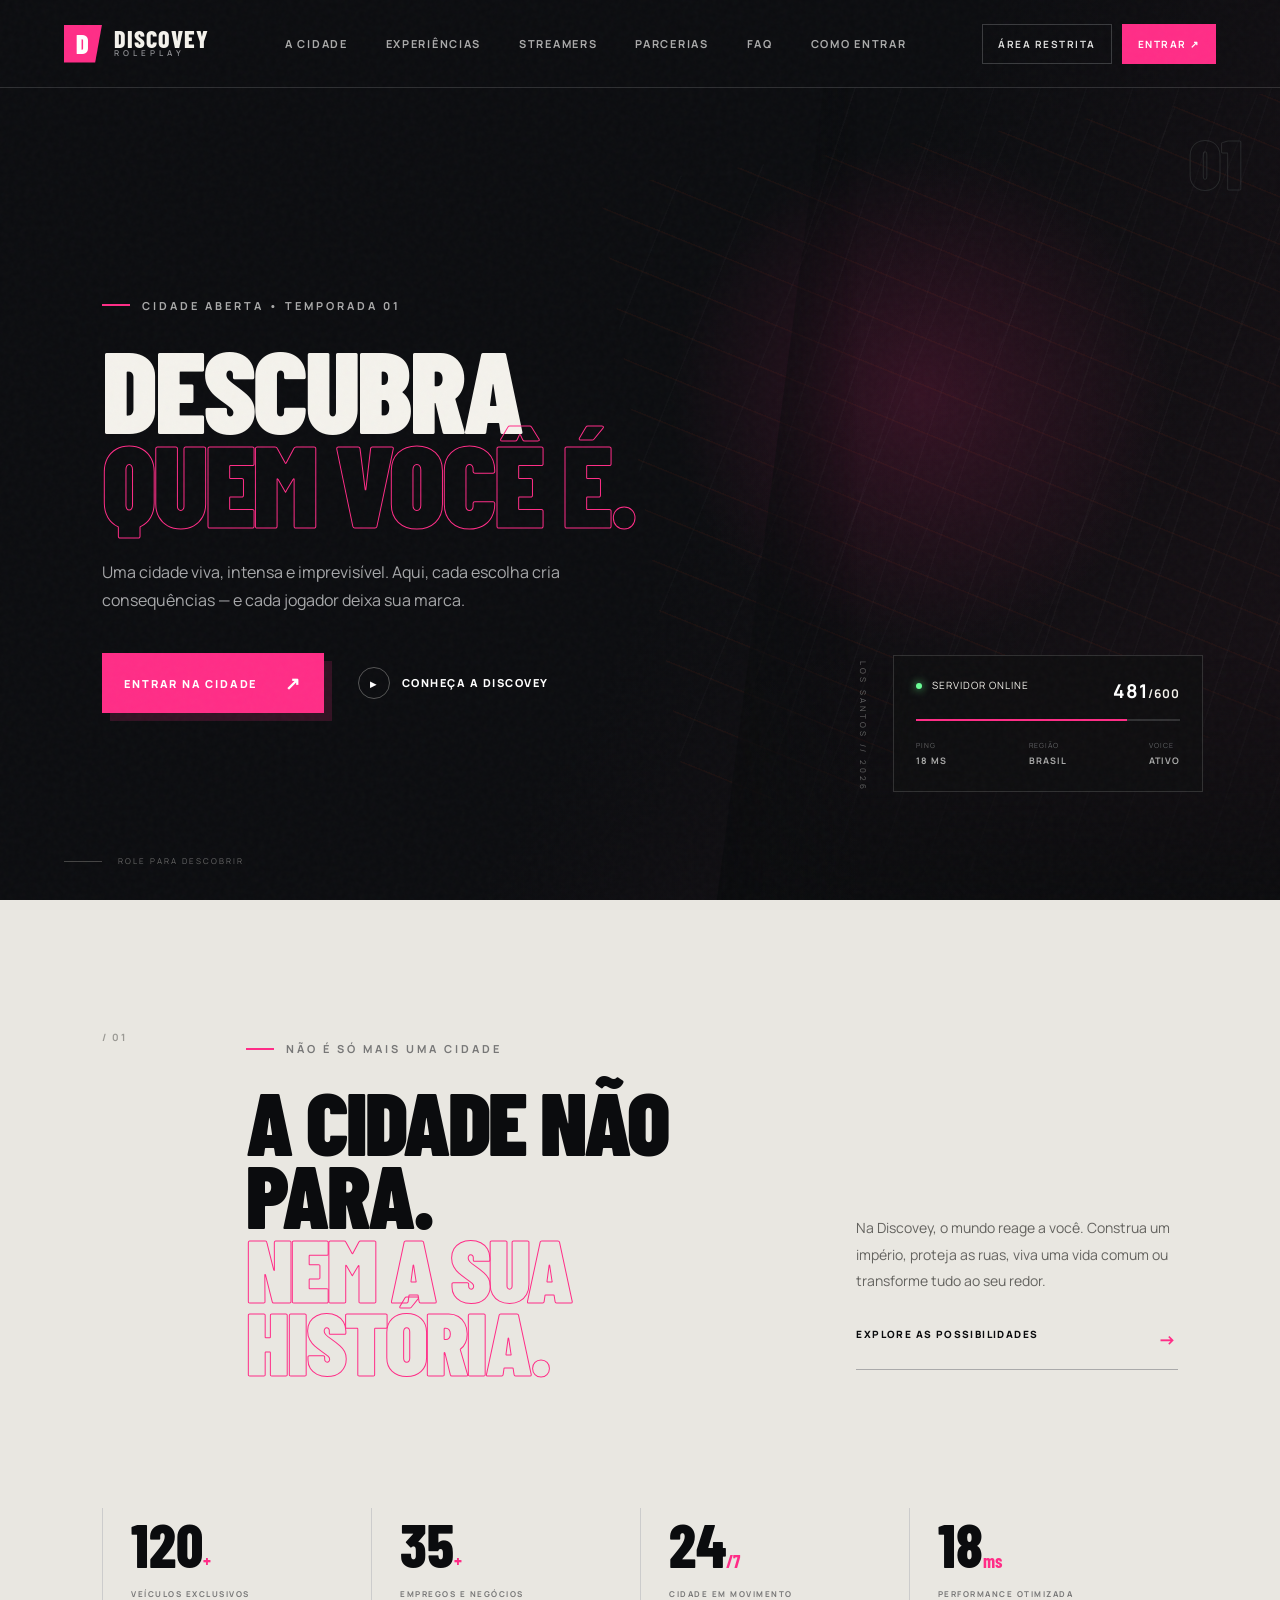
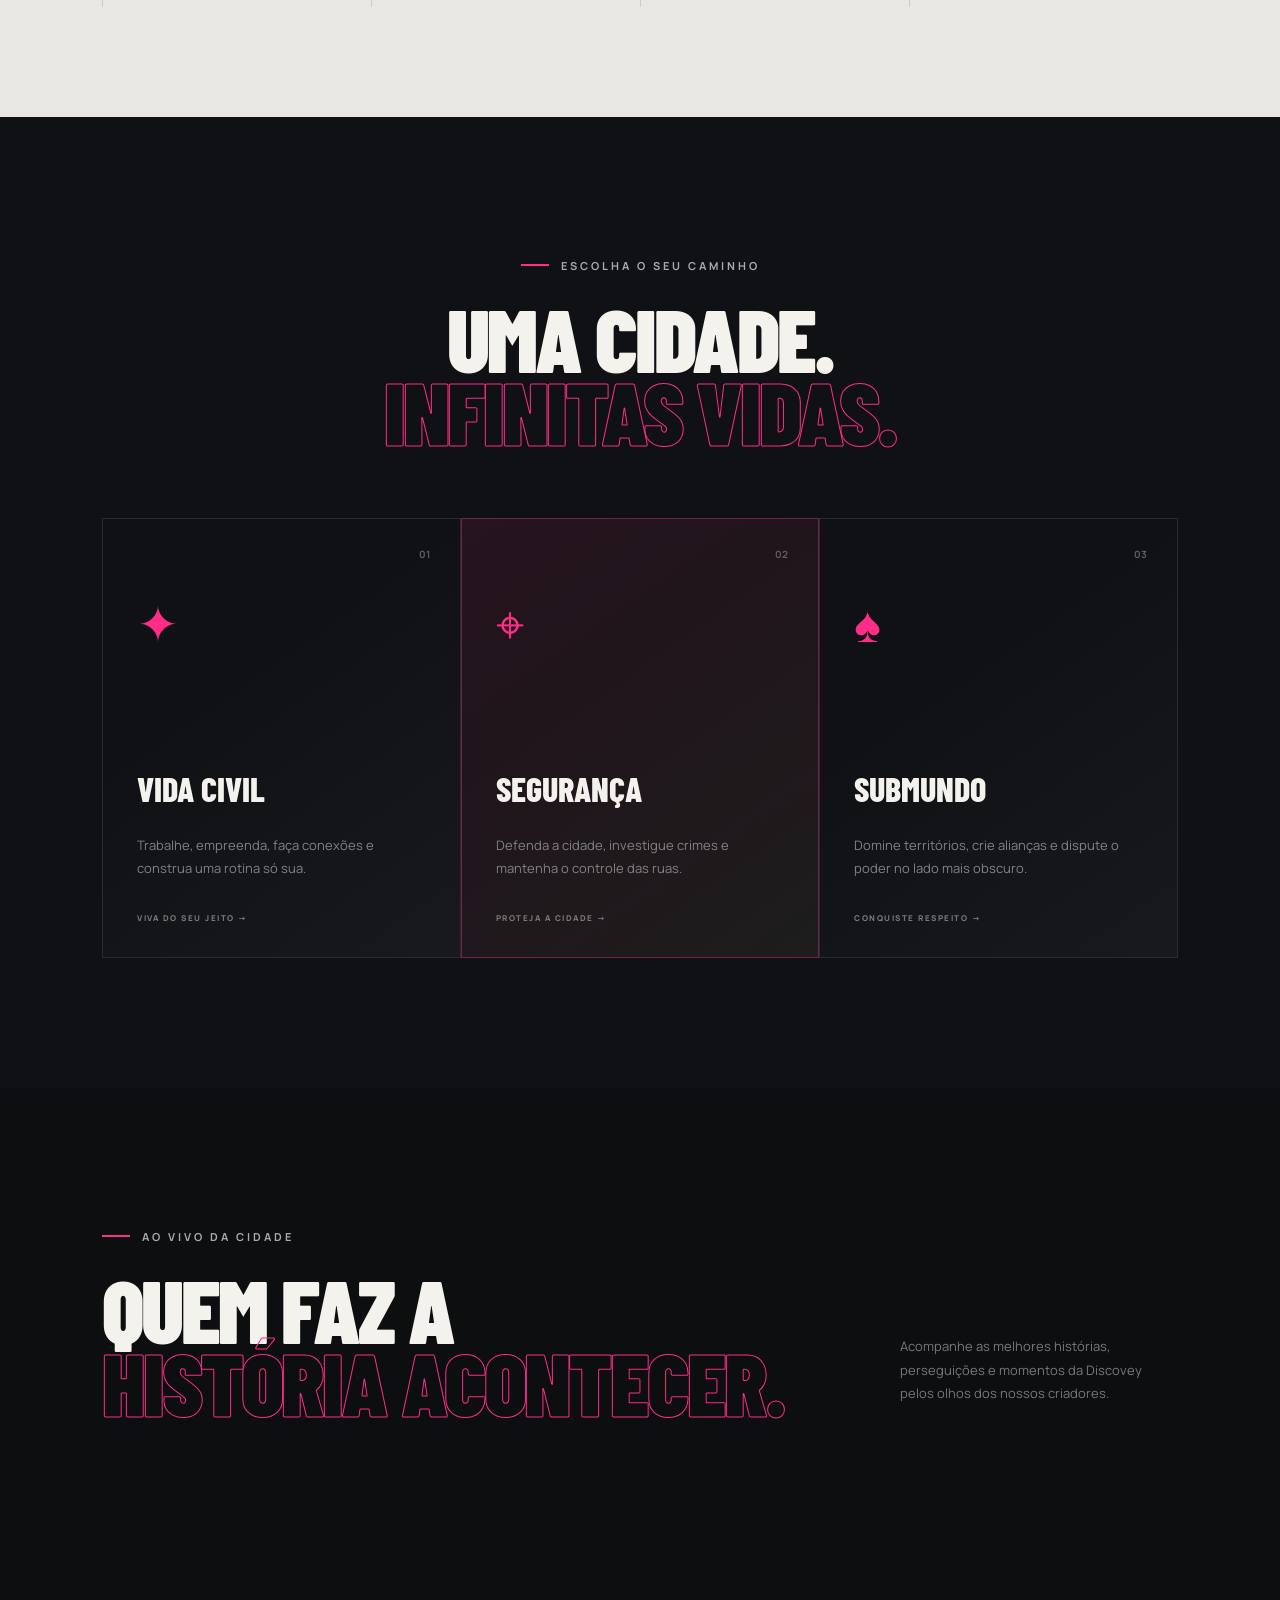
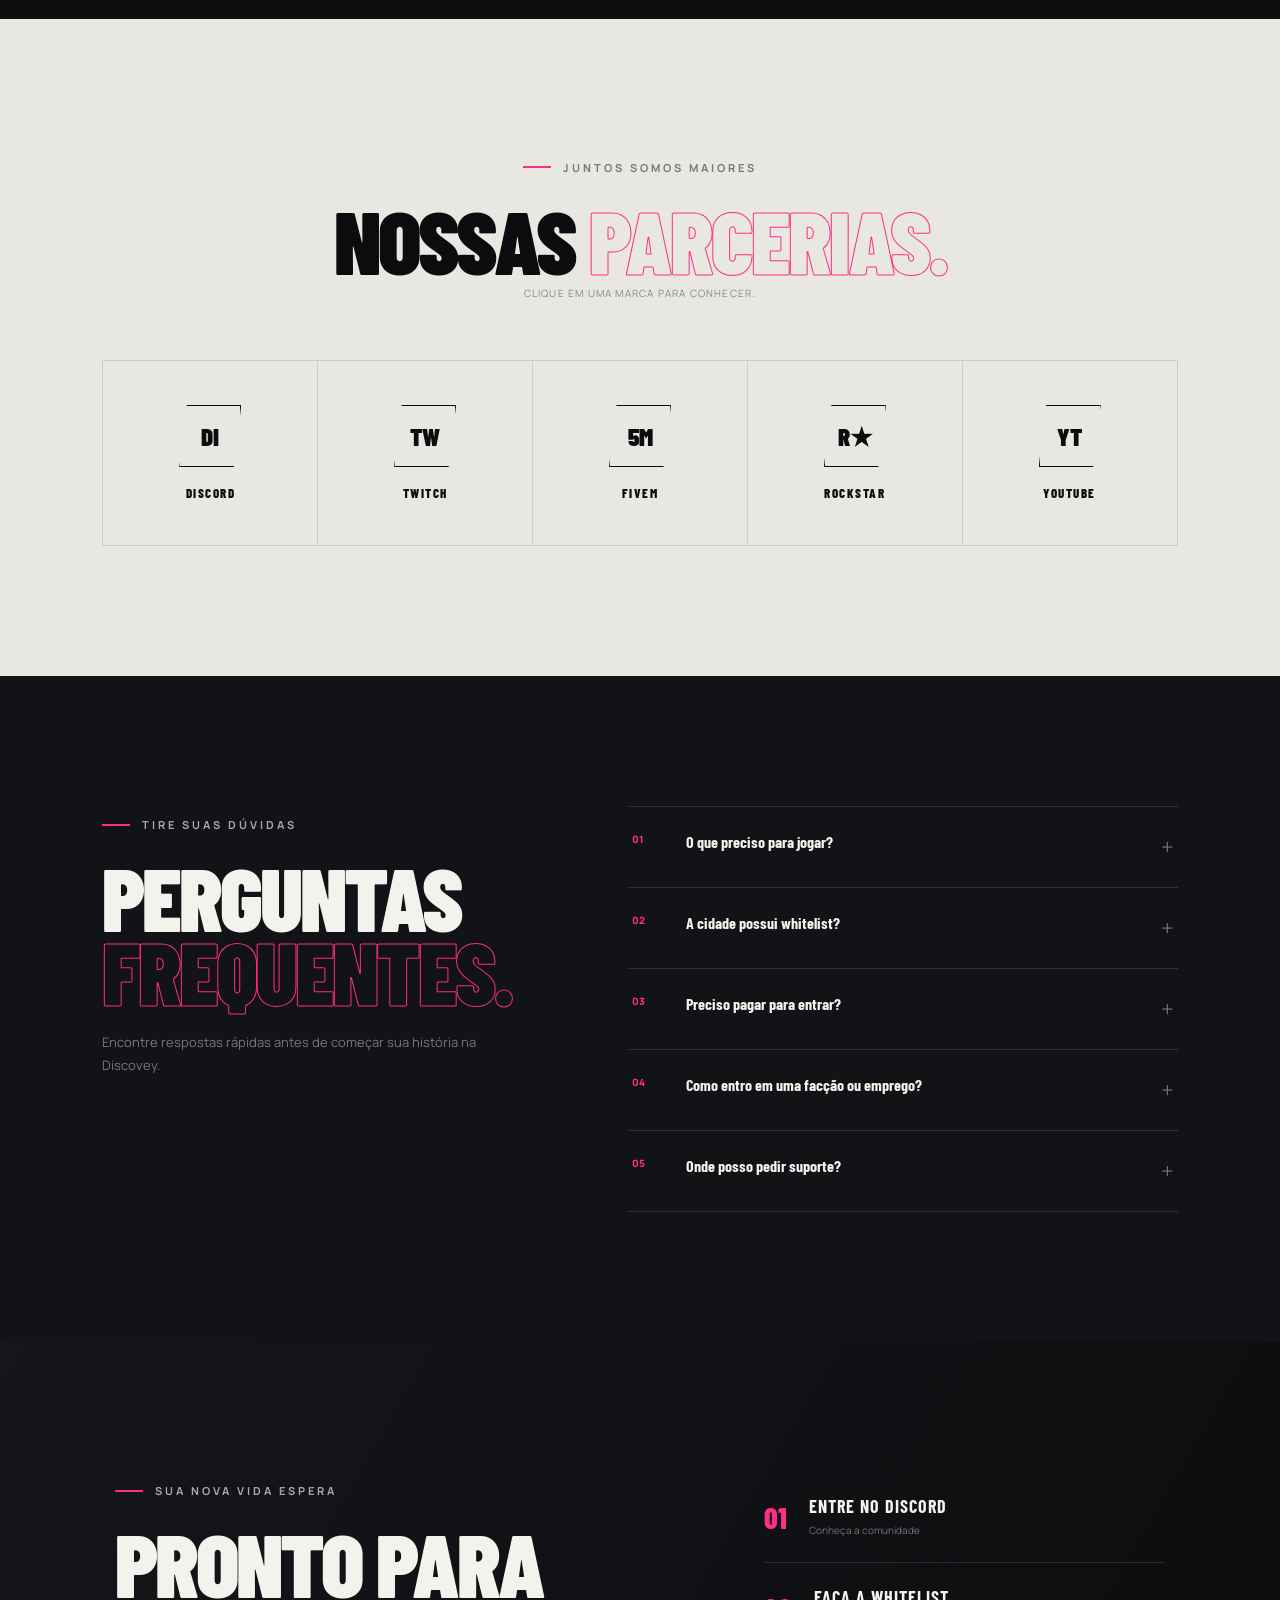
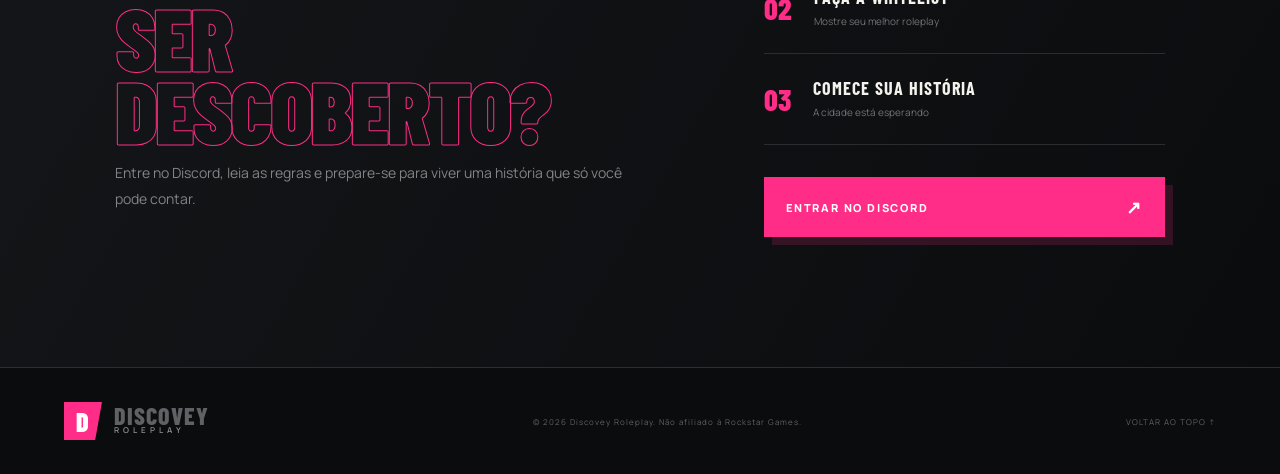
<file: index.html>
<!DOCTYPE html>
<html lang="pt-BR">
<head>
  <meta charset="UTF-8">
  <meta name="viewport" content="width=device-width, initial-scale=1.0">
  <meta name="description" content="Discovey RP — uma cidade FiveM feita para histórias que deixam marcas.">
  <title>Discovey RP — Sua história começa aqui</title>
  <link rel="preconnect" href="https://fonts.googleapis.com">
  <link rel="preconnect" href="https://fonts.gstatic.com" crossorigin>
  <link href="https://fonts.googleapis.com/css2?family=Barlow+Condensed:wght@500;600;700;800;900&family=Manrope:wght@400;500;600;700&display=swap" rel="stylesheet">
  <link rel="stylesheet" href="assets/css/main.css">
  <style>
    :root{--orange:#ff2d87}.hero{background:radial-gradient(circle at 72% 44%,rgba(255,45,135,.16),transparent 24%),linear-gradient(120deg,#0c0d10 55%,#171015)}.btn{box-shadow:8px 8px 0 rgba(255,45,135,.16)}.path-card:hover,.path-card.featured{background:linear-gradient(145deg,#26141e,#151515);border-color:#762146}
    .community{background:#0d0e10}.community h2,.partners h2{font-size:clamp(58px,7vw,104px);margin-bottom:0}.community-heading{display:grid;grid-template-columns:1.5fr .6fr;gap:8vw;align-items:end}.community-heading>p{color:#77787b;font-size:13px;line-height:1.8}.streamer-grid{display:grid;grid-template-columns:repeat(3,1fr);gap:18px;margin-top:70px}.streamer-card{color:white;text-decoration:none;border:1px solid #292a2d;transition:.3s}.streamer-card:hover{transform:translateY(-7px);border-color:var(--orange)}.streamer-visual{height:260px;padding:22px;display:flex;align-items:center;justify-content:center;position:relative;background:radial-gradient(circle at 50% 45%,rgba(255,45,135,.27),transparent 42%),repeating-linear-gradient(120deg,#17171a 0 30px,#131416 31px 60px)}.streamer-visual.alt{background:radial-gradient(circle at 50% 45%,rgba(255,45,135,.2),transparent 40%),#151519}.streamer-visual.third{background:radial-gradient(circle at 50% 45%,rgba(255,45,135,.18),transparent 38%),#121316}.streamer-visual>b{font:900 76px 'Barlow Condensed';color:transparent;-webkit-text-stroke:1px var(--orange)}.streamer-visual>i{position:absolute;left:22px;bottom:18px;color:#777;font:700 8px Manrope;letter-spacing:1.4px}.live-badge,.video-badge{position:absolute;top:18px;left:18px;background:var(--orange);padding:7px 9px;font-size:8px;font-weight:800;letter-spacing:1px}.video-badge{background:#34353a}.streamer-info{display:flex;align-items:center;justify-content:space-between;padding:19px 22px}.streamer-info strong,.streamer-info small{display:block}.streamer-info strong{font:800 22px 'Barlow Condensed'}.streamer-info small{font-size:9px;color:#696a6e}.streamer-info>b{color:var(--orange)}
    .partners{background:var(--paper);color:var(--ink)}.partners-title{text-align:center}.partners-title .eyebrow{justify-content:center}.partners-title>p:last-child{font-size:10px;color:#888;letter-spacing:1.2px;text-transform:uppercase}.partner-grid{display:grid;grid-template-columns:repeat(5,1fr);margin-top:60px;border-top:1px solid #ccc;border-left:1px solid #ccc}.partner-grid a{min-height:185px;color:var(--ink);text-decoration:none;border-right:1px solid #ccc;border-bottom:1px solid #ccc;display:flex;flex-direction:column;align-items:center;justify-content:center;gap:18px;transition:.25s}.partner-grid a:hover{background:var(--orange);color:white}.partner-icon{width:62px;height:62px;border:1px solid currentColor;display:grid;place-items:center;font:900 25px 'Barlow Condensed';clip-path:polygon(12% 0,100% 0,88% 100%,0 100%)}.partner-grid strong{font:800 13px 'Barlow Condensed';letter-spacing:1.5px}@media(max-width:900px){.community-heading{grid-template-columns:1fr}.streamer-grid{grid-template-columns:1fr}.partner-grid{grid-template-columns:repeat(3,1fr)}}@media(max-width:600px){.community h2,.partners h2{font-size:54px}.partner-grid{grid-template-columns:1fr 1fr}.partner-grid a{min-height:150px}}
  </style>
</head>
<style>
.header-auth{display:flex;align-items:center;gap:10px}.header-auth button{font:700 10px Manrope;letter-spacing:1.5px;text-transform:uppercase;cursor:pointer}.auth-link{padding:12px 15px;color:#ddd;background:transparent;border:1px solid #3a3b3e}.auth-link:hover{border-color:var(--orange)}.auth-primary{padding:13px 16px;background:var(--orange);color:white;border:0}.modal{position:fixed;inset:0;z-index:100;display:none;place-items:center;padding:24px}.modal.open{display:grid}.modal-backdrop{position:absolute;inset:0;background:rgba(3,3,5,.82);backdrop-filter:blur(8px)}.modal-panel{position:relative;width:min(460px,100%);max-height:calc(100vh - 48px);overflow:auto;background:#111215;border:1px solid #34353a;box-shadow:0 30px 90px #000;padding:38px}.modal-panel:before{content:"";position:absolute;top:0;left:0;width:90px;height:3px;background:var(--orange)}.modal-close{position:absolute;right:18px;top:16px;width:34px;height:34px;background:transparent;border:1px solid #38393d;color:#aaa;font-size:20px;cursor:pointer}.modal-kicker{font-size:9px;font-weight:800;letter-spacing:2.2px;color:var(--orange);text-transform:uppercase}.modal-panel h2{font-size:48px;letter-spacing:-1px;line-height:.9;margin:18px 0 12px}.modal-subtitle{color:#77787c;font-size:12px;line-height:1.7;margin:0 0 27px}.auth-form{display:grid;gap:16px}.auth-form label{display:grid;gap:8px;color:#aaa;font-size:9px;font-weight:700;letter-spacing:1.4px;text-transform:uppercase}.auth-form input{width:100%;height:48px;padding:0 15px;background:#191a1e;border:1px solid #34353a;color:white;font:500 13px Manrope;outline:0}.auth-form input:focus{border-color:var(--orange)}.password-wrap{position:relative}.password-wrap input{padding-right:62px}.show-password{position:absolute;right:10px;top:50%;transform:translateY(-50%);border:0;background:transparent;color:#777;font-size:8px;font-weight:800;cursor:pointer}.form-options{display:flex;align-items:center;justify-content:space-between}.remember{display:flex!important;grid-template-columns:auto 1fr!important;align-items:center;gap:7px!important;letter-spacing:0!important;text-transform:none!important;font-size:10px!important}.remember input{width:13px;height:13px;accent-color:var(--orange)}.form-link{border:0;background:none;color:var(--orange);padding:0;font-size:9px;font-weight:700;cursor:pointer}.modal-submit,.steam-login{height:50px;border:0;color:white;font:800 10px Manrope;letter-spacing:1.5px;text-transform:uppercase;cursor:pointer}.modal-submit{background:var(--orange)}.steam-login{background:#202b38;border:1px solid #39495b}.divider{display:flex;align-items:center;gap:12px;color:#555;font-size:8px}.divider:before,.divider:after{content:"";height:1px;background:#303136;flex:1}.modal-foot{text-align:center;color:#666;font-size:9px;margin:22px 0 0}.modal-foot button{border:0;background:none;color:white;font-weight:800;font-size:9px;cursor:pointer}.form-message{display:none;padding:11px;border:1px solid rgba(255,45,135,.35);background:rgba(255,45,135,.08);color:#ddd;font-size:10px}.form-message.show{display:block}.forgot-view{display:none}.forgot-view.active{display:block}.login-view.hidden{display:none}body.modal-open{overflow:hidden}@media(max-width:900px){.header-auth{margin-left:auto;margin-right:18px}.auth-link{display:none}.modal-panel{padding:32px 24px}}
</style>
<body>
  <style>.faq{display:grid;grid-template-columns:.8fr 1.2fr;gap:9vw;background:#121316}.faq-heading>p:last-child{color:#77787c;font-size:13px;line-height:1.8}.faq h2{font-size:clamp(58px,7vw,100px);margin-bottom:24px}.faq-list{border-top:1px solid #303136}.faq-list details{border-bottom:1px solid #303136}.faq-list summary{list-style:none;display:grid;grid-template-columns:38px 1fr auto;gap:16px;padding:25px 4px;cursor:pointer;font:700 16px 'Barlow Condensed'}.faq-list summary::-webkit-details-marker{display:none}.faq-list summary span{color:var(--orange);font:800 10px Manrope}.faq-list summary b{font:300 22px Manrope;color:#777;transition:.25s}.faq-list details[open] summary b{transform:rotate(45deg);color:var(--orange)}.faq-list details p{margin:0;padding:0 45px 25px 58px;color:#7c7d80;font-size:12px;line-height:1.8}.staff-note{display:block;margin:-13px 0 22px;padding:10px 12px;border-left:2px solid var(--orange);background:rgba(255,45,135,.07);color:#999;font-size:9px;letter-spacing:.8px}.player-badge{display:inline-block;margin-bottom:10px;color:var(--orange);font-size:8px;font-weight:800;letter-spacing:1.5px;text-transform:uppercase}@media(max-width:900px){.faq{grid-template-columns:1fr}.faq h2{font-size:54px}}</style>
  <div class="noise" aria-hidden="true"></div>
  <header class="site-header" id="topo">
    <a class="brand" href="#topo" aria-label="Discovey RP — início">
      <span class="brand-mark">D</span>
      <span>DISCOVEY<small>ROLEPLAY</small></span>
    </a>
    <nav class="desktop-nav" aria-label="Navegação principal">
      <a href="#cidade">A cidade</a><a href="#experiencias">Experiências</a><a href="#streamers">Streamers</a><a href="#parcerias">Parcerias</a><a href="#faq">FAQ</a><a href="#como-entrar">Como entrar</a>
    </nav>
    <div class="header-auth"><button class="auth-link" type="button" data-open-modal="restricted-modal">Área restrita</button><button class="auth-primary" type="button" data-open-modal="login-modal">Entrar <span>↗</span></button></div>
    <button class="menu-toggle" aria-label="Abrir menu" aria-expanded="false"><span></span><span></span></button>
  </header>

  <main>
    <section class="hero">
      <div class="hero-glow"></div>
      <div class="map-lines" aria-hidden="true"></div>
      <div class="hero-copy reveal">
        <p class="eyebrow"><span></span> Cidade aberta • Temporada 01</p>
        <h1>DESCUBRA<br><em>QUEM VOCÊ É.</em></h1>
        <p class="hero-text">Uma cidade viva, intensa e imprevisível. Aqui, cada escolha cria consequências — e cada jogador deixa sua marca.</p>
        <div class="hero-actions">
          <a class="btn btn-primary" href="#como-entrar">Entrar na cidade <span>↗</span></a>
          <a class="text-link" href="#cidade"><span class="play">▶</span> Conheça a Discovey</a>
        </div>
      </div>
      <div class="hero-side reveal">
        <span class="vertical-label">LOS SANTOS // 2026</span>
        <div class="server-card">
          <div class="status-row"><span><i></i> SERVIDOR ONLINE</span><strong><b id="players">482</b>/600</strong></div>
          <div class="capacity"><span style="--capacity:80%"></span></div>
          <div class="server-meta"><span>PING<br><b>18 MS</b></span><span>REGIÃO<br><b>BRASIL</b></span><span>VOICE<br><b>ATIVO</b></span></div>
        </div>
      </div>
      <div class="scroll-cue"><span></span> ROLE PARA DESCOBRIR</div>
      <div class="hero-number" aria-hidden="true">01</div>
    </section>

    <section class="manifesto section" id="cidade">
      <div class="section-index">/ 01</div>
      <div class="manifesto-copy reveal">
        <p class="eyebrow dark"><span></span> Não é só mais uma cidade</p>
        <h2>A CIDADE NÃO PARA.<br><em>NEM A SUA HISTÓRIA.</em></h2>
      </div>
      <div class="manifesto-aside reveal">
        <p>Na Discovey, o mundo reage a você. Construa um império, proteja as ruas, viva uma vida comum ou transforme tudo ao seu redor.</p>
        <a href="#experiencias">Explore as possibilidades <span>→</span></a>
      </div>
    </section>

    <section class="stats" aria-label="Estatísticas da cidade">
      <article><strong data-count="120">0</strong><span>+</span><p>VEÍCULOS EXCLUSIVOS</p></article>
      <article><strong data-count="35">0</strong><span>+</span><p>EMPREGOS E NEGÓCIOS</p></article>
      <article><strong data-count="24">0</strong><span>/7</span><p>CIDADE EM MOVIMENTO</p></article>
      <article><strong data-count="18">0</strong><span>ms</span><p>PERFORMANCE OTIMIZADA</p></article>
    </section>

    <section class="experiences section" id="experiencias">
      <div class="section-heading reveal"><p class="eyebrow"><span></span> Escolha o seu caminho</p><h2>UMA CIDADE.<br><em>INFINITAS VIDAS.</em></h2></div>
      <div class="cards">
        <article class="path-card reveal"><span class="card-number">01</span><div class="card-icon">✦</div><h3>VIDA CIVIL</h3><p>Trabalhe, empreenda, faça conexões e construa uma rotina só sua.</p><span class="card-link">VIVA DO SEU JEITO →</span></article>
        <article class="path-card featured reveal"><span class="card-number">02</span><div class="card-icon">⌖</div><h3>SEGURANÇA</h3><p>Defenda a cidade, investigue crimes e mantenha o controle das ruas.</p><span class="card-link">PROTEJA A CIDADE →</span></article>
        <article class="path-card reveal"><span class="card-number">03</span><div class="card-icon">♠</div><h3>SUBMUNDO</h3><p>Domine territórios, crie alianças e dispute o poder no lado mais obscuro.</p><span class="card-link">CONQUISTE RESPEITO →</span></article>
      </div>
    </section>

    <section class="community section" id="streamers">
      <div class="community-heading reveal"><div><p class="eyebrow"><span></span> Ao vivo da cidade</p><h2>QUEM FAZ A<br><em>HISTÓRIA ACONTECER.</em></h2></div><p>Acompanhe as melhores histórias, perseguições e momentos da Discovey pelos olhos dos nossos criadores.</p></div>
      <div class="streamer-grid" aria-live="polite"></div>
    </section>
    <section class="partners section" id="parcerias">
      <div class="partners-title reveal"><p class="eyebrow dark"><span></span> Juntos somos maiores</p><h2>NOSSAS <em>PARCERIAS.</em></h2><p>Clique em uma marca para conhecer.</p></div>
      <div class="partner-grid reveal">
        <a href="https://discord.com/" target="_blank" rel="noopener"><span class="partner-icon">DI</span><strong>DISCORD</strong></a><a href="https://www.twitch.tv/" target="_blank" rel="noopener"><span class="partner-icon">TW</span><strong>TWITCH</strong></a><a href="https://fivem.net/" target="_blank" rel="noopener"><span class="partner-icon">5M</span><strong>FIVEM</strong></a><a href="https://www.rockstargames.com/" target="_blank" rel="noopener"><span class="partner-icon">R★</span><strong>ROCKSTAR</strong></a><a href="https://www.youtube.com/" target="_blank" rel="noopener"><span class="partner-icon">YT</span><strong>YOUTUBE</strong></a>
      </div>
    </section>
    <section class="faq section" id="faq"><div class="faq-heading reveal"><p class="eyebrow"><span></span> Tire suas dúvidas</p><h2>PERGUNTAS<br><em>FREQUENTES.</em></h2><p>Encontre respostas rápidas antes de começar sua história na Discovey.</p></div><div class="faq-list reveal"><details><summary><span>01</span>O que preciso para jogar?<b>+</b></summary><p>Você precisa ter GTA V original, FiveM instalado, uma conta no Discord e um microfone funcionando.</p></details><details><summary><span>02</span>A cidade possui whitelist?<b>+</b></summary><p>Sim. Entre no nosso Discord, leia as regras e siga as instruções disponíveis no canal de whitelist.</p></details><details><summary><span>03</span>Preciso pagar para entrar?<b>+</b></summary><p>Não. O acesso normal à cidade é gratuito.</p></details><details><summary><span>04</span>Como entro em uma facção ou emprego?<b>+</b></summary><p>As oportunidades são divulgadas dentro da cidade e no Discord. Algumas funções exigem processo seletivo.</p></details><details><summary><span>05</span>Onde posso pedir suporte?<b>+</b></summary><p>Abra um atendimento no Discord para falar com a equipe Discovey.</p></details></div></section>
    <section class="join" id="como-entrar">
      <div class="join-copy reveal"><p class="eyebrow"><span></span> Sua nova vida espera</p><h2>PRONTO PARA<br><em>SER DESCOBERTO?</em></h2><p>Entre no Discord, leia as regras e prepare-se para viver uma história que só você pode contar.</p></div>
      <div class="steps reveal">
        <div><span>01</span><p><b>ENTRE NO DISCORD</b><small>Conheça a comunidade</small></p></div>
        <div><span>02</span><p><b>FAÇA A WHITELIST</b><small>Mostre seu melhor roleplay</small></p></div>
        <div><span>03</span><p><b>COMECE SUA HISTÓRIA</b><small>A cidade está esperando</small></p></div>
        <a class="btn btn-primary btn-wide" href="https://discord.com" target="_blank" rel="noopener">ENTRAR NO DISCORD <span>↗</span></a>
      </div>
    </section>
  </main>

  <footer><div class="brand"><span class="brand-mark">D</span><span>DISCOVEY<small>ROLEPLAY</small></span></div><p>© 2026 Discovey Roleplay. Não afiliado à Rockstar Games.</p><a href="#topo">VOLTAR AO TOPO ↑</a></footer>
  <div class="modal" id="restricted-modal" role="dialog" aria-modal="true" aria-labelledby="restricted-title" aria-hidden="true"><div class="modal-backdrop" data-close-modal></div><div class="modal-panel" tabindex="-1"><button class="modal-close" type="button" data-close-modal aria-label="Fechar">×</button><span class="modal-kicker">Painel da cidade</span><h2 id="restricted-title">ÁREA<br><em>RESTRITA.</em></h2><p class="modal-subtitle">Identifique-se para acessar os recursos exclusivos da Discovey.</p><form class="auth-form" data-demo-form><label>Nome completo<input type="text" autocomplete="name" placeholder="Como podemos chamar você?" required></label><label>Usuário<input type="text" autocomplete="username" placeholder="Seu usuário na cidade" required></label><button class="modal-submit" type="submit">Continuar para o painel →</button><div class="form-message" role="status">Dados recebidos. Conecte esta tela ao sistema da cidade para liberar o painel.</div></form></div></div>
  <div class="modal" id="login-modal" role="dialog" aria-modal="true" aria-labelledby="login-title" aria-hidden="true"><div class="modal-backdrop" data-close-modal></div><div class="modal-panel" tabindex="-1"><button class="modal-close" type="button" data-close-modal aria-label="Fechar">×</button><div class="login-view"><span class="modal-kicker">Bem-vindo de volta</span><h2 id="login-title">ENTRAR NA<br><em>DISCOVEY.</em></h2><p class="modal-subtitle">Acesse sua conta para continuar de onde parou.</p><form class="auth-form" data-demo-form><button class="steam-login" type="button" data-steam-login>◉ Continuar com a Steam</button><div class="divider">OU ENTRE COM SUA CONTA</div><label>Usuário<input type="text" autocomplete="username" placeholder="Digite seu usuário" required></label><label>Senha<div class="password-wrap"><input type="password" autocomplete="current-password" placeholder="Digite sua senha" required><button class="show-password" type="button">MOSTRAR</button></div></label><div class="form-options"><label class="remember"><input type="checkbox"> Lembrar de mim</label><button class="form-link" type="button" data-forgot-password>Redefinir senha</button></div><button class="modal-submit" type="submit">Entrar na conta →</button><div class="form-message" role="status">Login demonstrativo. A autenticação será ativada quando conectada ao servidor.</div></form><p class="modal-foot">Ainda não possui uma conta? <button type="button" data-create-account>Criar conta</button></p></div><div class="forgot-view"><span class="modal-kicker">Recupere seu acesso</span><h2>REDEFINIR<br><em>SENHA.</em></h2><p class="modal-subtitle">Informe seu e-mail e enviaremos as instruções de recuperação.</p><form class="auth-form" data-demo-form><label>E-mail da conta<input type="email" autocomplete="email" placeholder="voce@exemplo.com" required></label><button class="modal-submit" type="submit">Enviar recuperação →</button><div class="form-message" role="status">Se a conta existir, as instruções serão enviadas ao e-mail informado.</div></form><p class="modal-foot"><button type="button" data-back-login>← Voltar para o login</button></p></div></div></div>
  <script src="assets/js/config.js"></script>
  <script src="assets/js/main.js"></script>
</body>
</html>
</file>
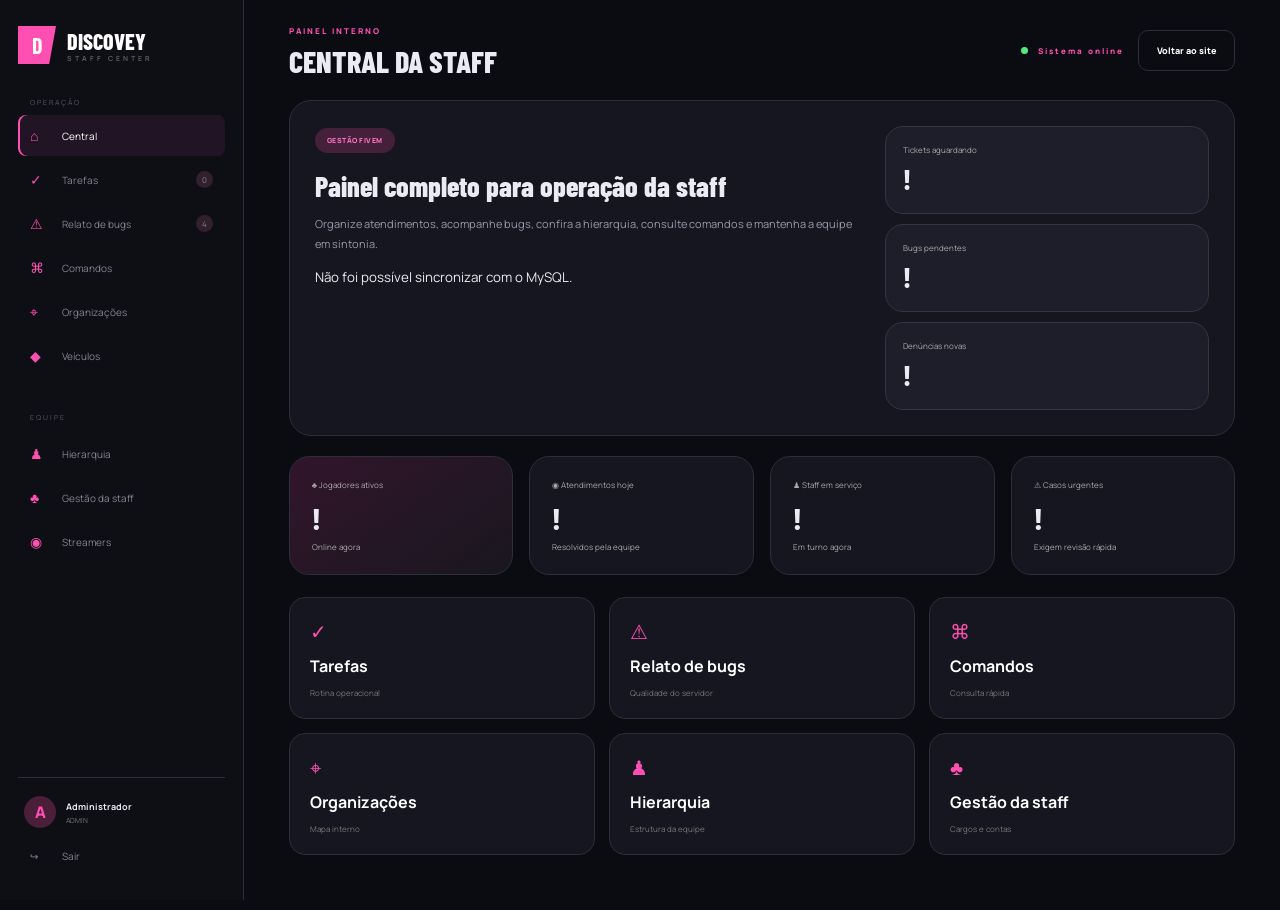
<file: pages/dashboard.html>
<!DOCTYPE html>
<html lang="pt-BR"><head><meta charset="UTF-8"><meta name="viewport" content="width=device-width,initial-scale=1"><title>Discovey • Central da Staff</title><link rel="preconnect" href="https://fonts.googleapis.com"><link rel="preconnect" href="https://fonts.gstatic.com" crossorigin><link href="https://fonts.googleapis.com/css2?family=Barlow+Condensed:wght@600;700;800;900&family=Manrope:wght@400;500;600;700;800&display=swap" rel="stylesheet"><link rel="stylesheet" href="../assets/css/dashboard.css"><link rel="stylesheet" href="../assets/css/tasks.css"><link rel="stylesheet" href="../assets/css/task-cards.css"><link rel="stylesheet" href="../assets/css/organizations.css"><link rel="stylesheet" href="../assets/css/organization-templates.css"><link rel="stylesheet" href="../assets/css/vehicles.css"></head>
<body>
<aside><a class="brand" href="/"><b>D</b><span>DISCOVEY<small>STAFF CENTER</small></span></a><p class="nav-label">OPERAÇÃO</p><nav>
  <button class="active" data-view="overview"><i>⌂</i><span>Central</span></button><button data-view="tasks"><i>✓</i><span>Tarefas</span><em>0</em></button><button data-view="bugs"><i>⚠</i><span>Relato de bugs</span><em>4</em></button><button data-view="commands"><i>⌘</i><span>Comandos</span></button><button data-view="organizations"><i>⌖</i><span>Organizações</span></button><button data-view="vehicles"><i>◆</i><span>Veículos</span></button>
  <p class="nav-label">EQUIPE</p><button data-view="hierarchy"><i>♟</i><span>Hierarquia</span></button><button data-view="staff"><i>♣</i><span>Gestão da staff</span></button><button data-view="streamers"><i>◉</i><span>Streamers</span></button>
</nav><div class="staff-mini"><span id="staff-initial">A</span><div><b id="staff-name-side">Administrador</b><small id="staff-role-side">ADMIN</small></div></div><button id="logout" class="logout">↪ <span>Sair</span></button></aside>
<main>
  <header class="topbar"><button class="mobile-menu">☰</button><div><span>PAINEL INTERNO</span><h1 id="page-title">CENTRAL DA STAFF</h1></div><div class="top-actions"><span class="online"><i></i> Sistema online</span><a href="/">Voltar ao site</a></div></header>

  <section class="view active" id="overview">
    <div class="hero-panel"><div><span class="chip">GESTÃO FIVEM</span><h2>Painel completo para operação da staff</h2><p>Organize atendimentos, acompanhe bugs, confira a hierarquia, consulte comandos e mantenha a equipe em sintonia.</p><small class="database-update">Sincronizando com o banco...</small></div><div class="hero-metrics"><article><small>Tickets aguardando</small><strong data-metric="tickets_waiting">—</strong></article><article><small>Bugs pendentes</small><strong data-metric="bugs_pending">—</strong></article><article><small>Denúncias novas</small><strong data-metric="reports_new">—</strong></article></div></div>
    <div class="metric-grid four"><article class="accent"><span>♣ Jogadores ativos</span><strong data-metric="active_players">—</strong><small>Online agora</small></article><article><span>◉ Atendimentos hoje</span><strong data-metric="attendances_today">—</strong><small>Resolvidos pela equipe</small></article><article><span>♟ Staff em serviço</span><strong data-metric="staff_on_duty">—</strong><small>Em turno agora</small></article><article><span>⚠ Casos urgentes</span><strong data-metric="urgent_cases">—</strong><small>Exigem revisão rápida</small></article></div>
    <div class="quick-grid"><button data-go="tasks"><i>✓</i><b>Tarefas</b><small>Rotina operacional</small></button><button data-go="bugs"><i>⚠</i><b>Relato de bugs</b><small>Qualidade do servidor</small></button><button data-go="commands"><i>⌘</i><b>Comandos</b><small>Consulta rápida</small></button><button data-go="organizations"><i>⌖</i><b>Organizações</b><small>Mapa interno</small></button><button data-go="hierarchy"><i>♟</i><b>Hierarquia</b><small>Estrutura da equipe</small></button><button data-go="staff"><i>♣</i><b>Gestão da staff</b><small>Cargos e contas</small></button></div>
  </section>

  <section class="view" id="tasks"><div class="intro"><span class="chip">GESTÃO DE TAREFAS</span><h2>Crie, acompanhe e conclua tarefas da equipe</h2><p>Defina categoria, prioridade e detalhes. Ao concluir, o sistema registra responsável e horário.</p></div><div class="metric-grid"><article><small>Total</small><strong id="tasks-total">—</strong></article><article><small>Pendentes</small><strong id="tasks-pending">—</strong></article><article><small>Concluídas</small><strong id="tasks-completed">—</strong></article></div><div class="filter-panel"><h3>Filtrar tarefas</h3><div class="filters"><select id="task-filter-category"><option value="">Todas as categorias</option><option>Mods</option><option>Bugs</option><option>Prioridades</option><option>Scripts</option><option>Regras</option><option>Videos</option><option>Atualizações</option></select><select id="task-filter-status"><option value="">Todos os status</option><option>Pendente</option><option>Concluída</option></select><select id="task-filter-priority"><option value="">Todas as prioridades</option><option>Urgente</option><option>Alta</option><option>Normal</option><option>Baixa</option></select></div></div><div class="section-head"><h3>Lista de tarefas</h3><button class="primary" id="open-task-modal">+ Criar tarefa</button></div><div id="task-list" class="task-list"><div class="empty"><i>▣</i><b>Carregando tarefas...</b></div></div></section>

  <section class="view" id="bugs"><div class="intro"><span class="chip">SISTEMA</span><h2>Falhas reportadas pela comunidade</h2><p>Controle bugs com severidade, setor afetado e andamento da correção.</p></div><div class="list-panel"><h3>Lista de bugs</h3><article class="bug"><div><b>Inventário duplicando item ao mover rápido</b><p>Setor: Inventário • Reportado por: Vini_Santos • Status: Em análise</p></div><span class="danger">Crítico</span></article><article class="bug"><div><b>Garagem não salva veículo após reconnect</b><p>Setor: Garagem • Reportado por: Bia_Moraes • Status: Aberto</p></div><span class="warning">Alta</span></article><article class="bug"><div><b>Telefone sem áudio em chamadas longas</b><p>Setor: Voz/Phone • Reportado por: JP_Costa • Status: Corrigindo</p></div><span class="medium">Média</span></article><article class="bug"><div><b>HUD desalinhada em resoluções ultrawide</b><p>Setor: Interface • Reportado por: Luna_RP • Status: Backlog</p></div><span class="low">Baixa</span></article></div></section>

  <section class="view" id="commands"><div class="intro"><span class="chip">SUPORTE OPERACIONAL</span><h2>Central de comandos administrativos</h2><p>Consulte, filtre e copie rapidamente os comandos usados no servidor.</p><div class="search-row"><input id="command-search" placeholder="⌕  Buscar por comando ou descrição..."><select id="command-category"><option value="all">Todas as categorias</option><option>Utilitários</option><option>Veículos</option><option>Moderação</option></select></div></div><div class="metric-grid"><article><small>Total de comandos</small><strong id="command-total">4</strong></article><article><small>Resultados visíveis</small><strong id="command-visible">4</strong></article><article><small>Categoria atual</small><strong id="category-current">Todas</strong></article></div><div class="command-grid" id="command-grid"></div></section>

  <section class="view" id="organizations"><div class="intro"><span class="chip">REFERÊNCIA DE MAPA</span><h2>Gerenciamento de organizações</h2><p>Cadastre, visualize, edite e remova organizações com campos personalizados.</p></div><div class="section-head"><h3>Locais cadastrados</h3><button class="primary" id="open-organization-modal">+ Adicionar organização</button></div><div class="organization-grid" id="organization-list"><div class="empty"><b>Carregando organizações...</b></div></div></section>

  <section class="view" id="vehicles"><div class="intro"><span class="chip">VEÍCULOS DO SERVIDOR</span><h2>Gerenciamento de carros</h2><p>Cadastre pelo painel ou diretamente no MySQL; a lista será sincronizada automaticamente.</p></div><div class="section-head"><h3>Veículos cadastrados</h3><button class="primary" id="open-vehicle-modal">+ Adicionar carro</button></div><div class="vehicle-grid" id="vehicle-list"><div class="empty"><b>Carregando veículos...</b></div></div></section>

  <section class="view" id="hierarchy"><div class="intro"><span class="chip">EQUIPE</span><h2>Cargos, equipe e responsabilidades</h2><p>Visualize a cadeia de escalonamento e os membros cadastrados no sistema.</p></div><div class="hierarchy-flow"><b>Suporte</b><i>→</i><b>Moderador</b><i>→</i><b>Administrador</b><i>→</i><b>Direção</b><i>→</i><b>Dono</b></div><div class="level-list"><article><span>NÍVEL 01</span><h3>Dono</h3><p>Responsável final pelas decisões do servidor, estrutura e regras principais.</p></article><article><span>NÍVEL 02</span><h3>Direção</h3><p>Coordena setores, supervisiona administradores e conduz casos críticos.</p></article><article><span>NÍVEL 03</span><h3>Administrador</h3><p>Gerencia equipe, aplica punições graves e acompanha denúncias sensíveis.</p></article><article><span>NÍVEL 04</span><h3>Moderador</h3><p>Atende jogadores, analisa denúncias e garante o cumprimento das regras.</p></article></div></section>

  <section class="view" id="staff"><div class="intro"><span class="chip">CONTROLE INTERNO</span><h2>Área administrativa da equipe</h2><p>Crie cargos, gerencie membros, cadastre contas e acompanhe ações da equipe.</p><div class="health"><span>Backend: conectado</span><span>Permissões: liberado</span></div></div><div class="tabs"><button class="active">Cargos</button><button>Membros</button><button>Criar conta</button><button>Histórico</button></div><div class="staff-layout"><form><span class="chip">CRUD</span><h2>Criar cargo</h2><label>Nome do cargo<input placeholder="Ex: Moderador"></label><label>Chave do cargo<input placeholder="Ex: moderator"></label><label>Nível<input type="number" placeholder="Ex: 50"></label><fieldset><legend>Permissões</legend><label><input type="checkbox"> Gerenciar cargos</label><label><input type="checkbox"> Gerenciar staff</label><label><input type="checkbox"> Criar login</label><label><input type="checkbox"> Editar landing</label></fieldset><button class="primary" type="button" data-toast="Cargo salvo">Salvar cargo</button></form><div class="roles"><span class="chip">LISTA</span><h2>Cargos cadastrados</h2><article><b>Administrador</b><span>Nível 50 • 1 membro</span></article><article><b>Moderador</b><span>Nível 30 • 4 membros</span></article><article><b>Suporte</b><span>Nível 10 • 3 membros</span></article></div></div></section>

  <section class="view" id="streamers"><div class="intro"><span class="chip">CRIADORES</span><h2>Streamers da Discovey</h2><p>Lista sincronizada com o banco MySQL e exibida automaticamente na landing page.</p></div><div class="section-head"><h3>Streamers cadastrados</h3><button class="primary" data-toast="Cadastro de streamer aberto">+ Novo streamer</button></div><div class="list-panel"><table><thead><tr><th>NOME</th><th>PLATAFORMA</th><th>STATUS</th><th>LINK</th></tr></thead><tbody id="streamers-table"><tr><td colspan="4">Carregando dados...</td></tr></tbody></table></div></section>
  <div class="organization-modal" id="organization-form-modal" aria-hidden="true"><div class="organization-backdrop" data-close-organization></div><div class="organization-dialog" role="dialog" aria-modal="true"><button class="organization-close" data-close-organization>×</button><span class="chip">CADASTRO</span><h2 id="organization-form-title">Adicionar organização</h2><form id="organization-form"><input type="hidden" name="id"><div class="organization-main-fields"><label>Nome<input name="name" maxlength="120" required></label><label>Imagem (URL)<input type="url" name="imageUrl" maxlength="500" placeholder="https://exemplo.com/imagem.png"></label></div><div class="custom-fields-head"><b>Campos personalizados</b><button type="button" id="add-custom-field">+ Adicionar campo</button></div><div id="custom-fields"></div><div class="organization-error" role="alert"></div><div class="organization-actions"><button type="button" data-close-organization>Cancelar</button><button class="primary" type="submit">Salvar organização</button></div></form></div></div>
  <div class="organization-modal" id="organization-detail-modal" aria-hidden="true"><div class="organization-backdrop" data-close-detail></div><div class="organization-dialog detail" role="dialog" aria-modal="true"><button class="organization-close" data-close-detail>×</button><span class="chip">DETALHES</span><h2 id="organization-detail-name"></h2><div id="organization-detail-content"></div></div></div>
</main>
<div class="vehicle-modal" id="vehicle-form-modal" aria-hidden="true"><div class="vehicle-backdrop" data-close-vehicle></div><div class="vehicle-dialog" role="dialog" aria-modal="true"><button class="vehicle-close" data-close-vehicle>×</button><span class="chip">CADASTRO</span><h2 id="vehicle-form-title">Adicionar carro</h2><form id="vehicle-form"><input type="hidden" name="id"><label class="vehicle-photo">Foto do carro (URL)<input type="url" name="imageUrl" maxlength="500" placeholder="https://exemplo.com/carro.png"></label><label>Nome do carro<input name="name" maxlength="120" required></label><label>Spawn do carro<input name="spawnCode" maxlength="100" placeholder="Ex: t20" required></label><label class="vehicle-vip">Loja VIP?<select name="isVip" required><option value="">Selecione</option><option value="true">Sim</option><option value="false">Não</option></select></label><div class="vehicle-error" role="alert"></div><div class="vehicle-actions"><button type="button" data-close-vehicle>Cancelar</button><button class="primary" type="submit">Salvar carro</button></div></form></div></div>
<div class="vehicle-modal" id="vehicle-detail-modal" aria-hidden="true"><div class="vehicle-backdrop" data-close-vehicle-detail></div><div class="vehicle-dialog detail" role="dialog" aria-modal="true"><button class="vehicle-close" data-close-vehicle-detail>×</button><span class="chip">DETALHES</span><h2 id="vehicle-detail-name"></h2><div id="vehicle-detail-content"></div></div></div>
<div class="task-modal" id="task-modal" aria-hidden="true"><div class="task-backdrop" data-close-task></div><div class="task-dialog" role="dialog" aria-modal="true" aria-labelledby="task-modal-title"><button class="task-close" data-close-task aria-label="Fechar">×</button><h2 id="task-modal-title">Nova tarefa</h2><form id="task-form"><label>Categoria<select name="category" required><option value="">Selecione</option><option>Mods</option><option>Bugs</option><option>Prioridades</option><option>Scripts</option><option>Regras</option><option>Videos</option><option>Atualizações</option></select></label><label>Nome da tarefa<input name="title" maxlength="160" placeholder="Ex: Corrigir bug do inventário" required></label><label>Prioridade<select name="priority" required><option value="">Selecione</option><option>Baixa</option><option>Normal</option><option>Alta</option><option>Urgente</option></select></label><label>Criado por<input name="creatorName" maxlength="100" placeholder="Ex: Gabriel" required></label><label>Foto (opcional)<input type="url" name="imageUrl" maxlength="500" placeholder="https://exemplo.com/imagem.png"></label><label>Coordenadas (opcional)<input name="coordinates" maxlength="100" placeholder="Ex: 125.3, -478.2, 28.0"></label><label class="task-description">Descrição<textarea name="description" maxlength="3000" placeholder="Detalhes da tarefa..." required></textarea></label><div class="task-error" role="alert"></div><div class="task-actions"><button type="button" data-close-task>Cancelar</button><button class="primary" type="submit">Salvar tarefa</button></div></form></div></div>
<div id="toast" role="status"></div><script src="../assets/js/config.js"></script><script src="../assets/js/dashboard.js"></script><script src="../assets/js/tasks.js"></script><script src="../assets/js/organizations.js"></script><script src="../assets/js/vehicles.js"></script><script src="../assets/js/staff-management.js"></script><script src="../assets/js/hierarchy.js"></script><script src="../assets/js/streamers-management.js"></script></body></html>
</file>
<file: assets/css/main.css>
:root{--orange:#ff5a1f;--ink:#0b0c0e;--paper:#e9e7e1;--muted:#8d8e91;--line:rgba(255,255,255,.14)}*{box-sizing:border-box}html{scroll-behavior:smooth}body{margin:0;background:var(--ink);color:#f4f2ec;font-family:Manrope,Arial,sans-serif;overflow-x:hidden}.noise{position:fixed;inset:0;pointer-events:none;z-index:20;opacity:.035;background-image:url("data:image/svg+xml,%3Csvg viewBox='0 0 180 180' xmlns='http://www.w3.org/2000/svg'%3E%3Cfilter id='n'%3E%3CfeTurbulence type='fractalNoise' baseFrequency='.9' numOctaves='4' stitchTiles='stitch'/%3E%3C/filter%3E%3Crect width='100%25' height='100%25' filter='url(%23n)' opacity='.8'/%3E%3C/svg%3E")}.site-header{height:88px;padding:0 5vw;display:flex;align-items:center;justify-content:space-between;border-bottom:1px solid var(--line);position:absolute;z-index:10;width:100%}.brand{display:flex;align-items:center;gap:12px;color:inherit;text-decoration:none;font:800 24px/18px 'Barlow Condensed';letter-spacing:1px}.brand small{display:block;color:var(--muted);font:600 8px/10px Manrope;letter-spacing:4px}.brand-mark{width:38px;height:38px;display:grid;place-items:center;background:var(--orange);color:#fff;font:900 26px 'Barlow Condensed';clip-path:polygon(0 0,100% 0,82% 100%,0 100%)}.desktop-nav{display:flex;gap:38px}.desktop-nav a,.header-cta{font-size:11px;font-weight:700;letter-spacing:1.7px;text-transform:uppercase;color:#aaa;text-decoration:none;transition:.25s}.desktop-nav a:hover{color:white}.header-cta{color:white}.header-cta span{color:var(--orange);font-size:18px;margin-left:8px}.menu-toggle{display:none;background:none;border:0}.hero{min-height:820px;height:100vh;position:relative;padding:180px 8vw 80px;display:flex;align-items:center;background:radial-gradient(circle at 72% 44%,rgba(255,90,31,.16),transparent 24%),linear-gradient(120deg,#0c0d10 55%,#161311);overflow:hidden}.hero:after{content:"";position:absolute;inset:88px 0 0 56%;background:linear-gradient(90deg,#0b0c0e 0%,transparent 25%),linear-gradient(0deg,#0b0c0e 0%,transparent 30%),repeating-linear-gradient(108deg,transparent 0 42px,rgba(255,255,255,.025) 43px 44px);clip-path:polygon(19% 0,100% 0,100% 100%,0 100%);opacity:.9}.map-lines{position:absolute;right:-5%;top:15%;width:55%;height:70%;opacity:.25;transform:rotate(-8deg);background:repeating-linear-gradient(30deg,transparent 0 42px,rgba(255,90,31,.2) 43px 44px),repeating-linear-gradient(120deg,transparent 0 70px,rgba(255,255,255,.07) 71px 72px)}.hero-copy{position:relative;z-index:2;max-width:730px}.eyebrow{font:700 11px Manrope;letter-spacing:3px;text-transform:uppercase;color:#aaa;display:flex;align-items:center;gap:12px}.eyebrow span{width:28px;height:2px;background:var(--orange)}h1,h2{font-family:'Barlow Condensed';font-weight:900;line-height:.82;letter-spacing:-3px;margin:28px 0}h1{font-size:clamp(74px,9vw,138px)}h1 em,h2 em{color:transparent;-webkit-text-stroke:1px var(--orange);font-style:normal}.hero-text{max-width:540px;color:#a7a8aa;font-size:16px;line-height:1.8}.hero-actions{display:flex;align-items:center;gap:34px;margin-top:38px}.btn{display:inline-flex;align-items:center;justify-content:space-between;gap:28px;padding:18px 22px;background:var(--orange);color:white;text-decoration:none;font-size:11px;font-weight:800;letter-spacing:1.8px;text-transform:uppercase;box-shadow:8px 8px 0 rgba(255,90,31,.16);transition:.25s}.btn:hover{transform:translate(-2px,-2px);box-shadow:12px 12px 0 rgba(255,90,31,.18)}.btn span{font-size:18px}.text-link{font-size:11px;letter-spacing:1.5px;font-weight:800;color:white;text-decoration:none;text-transform:uppercase}.play{width:32px;height:32px;border:1px solid #555;border-radius:50%;display:inline-grid;place-items:center;margin-right:8px;font-size:8px}.hero-side{position:absolute;z-index:3;right:6vw;bottom:12%;display:flex;align-items:flex-end;gap:24px}.vertical-label{writing-mode:vertical-rl;font-size:8px;letter-spacing:3px;color:#666}.server-card{width:310px;padding:22px;background:rgba(15,15,16,.88);border:1px solid var(--line);backdrop-filter:blur(12px)}.status-row{display:flex;justify-content:space-between;font-size:10px;letter-spacing:1px}.status-row i{display:inline-block;width:6px;height:6px;border-radius:50%;background:#6bff96;box-shadow:0 0 8px #6bff96;margin-right:7px}.status-row strong{font-size:12px}.status-row b{font-size:19px;color:white}.capacity{height:2px;background:#313133;margin:15px 0 19px}.capacity span{display:block;width:var(--capacity);height:100%;background:var(--orange)}.server-meta{display:flex;justify-content:space-between;color:#5f6063;font-size:7px;line-height:1.8;letter-spacing:1px}.server-meta b{color:#aaa;font-size:9px}.scroll-cue{position:absolute;left:5vw;bottom:34px;color:#666;font-size:8px;letter-spacing:2px}.scroll-cue span{display:inline-block;width:38px;height:1px;background:#444;vertical-align:middle;margin-right:12px}.hero-number{position:absolute;right:3vw;top:120px;font:900 70px 'Barlow Condensed';color:transparent;-webkit-text-stroke:1px #27282a}.section{padding:130px 8vw}.manifesto{background:var(--paper);color:var(--ink);display:grid;grid-template-columns:80px 1.7fr 1fr;gap:5vw;align-items:end}.section-index{align-self:start;font:700 10px Manrope;color:#9a9994;letter-spacing:2px}.eyebrow.dark{color:#777}.manifesto h2,.experiences h2,.join h2{font-size:clamp(58px,7vw,104px);margin-bottom:0}.manifesto h2 em{-webkit-text-stroke:1px var(--orange)}.manifesto-aside{padding-bottom:8px}.manifesto-aside p{font-size:14px;line-height:1.9;color:#64635f}.manifesto-aside a{display:inline-flex;justify-content:space-between;width:100%;border-bottom:1px solid #aaa;padding:18px 0;color:var(--ink);font-size:10px;font-weight:800;letter-spacing:1.4px;text-transform:uppercase;text-decoration:none}.manifesto-aside a span{color:var(--orange);font-size:18px}.stats{background:var(--paper);color:var(--ink);display:grid;grid-template-columns:repeat(4,1fr);padding:0 8vw 110px}.stats article{border-left:1px solid #ccc;padding:0 28px}.stats strong{font:800 60px 'Barlow Condensed'}.stats article>span{font:700 18px 'Barlow Condensed';color:var(--orange)}.stats p{font-size:8px;letter-spacing:1.5px;color:#777;font-weight:700}.experiences{background:#101114}.section-heading{text-align:center}.section-heading .eyebrow{justify-content:center}.cards{display:grid;grid-template-columns:repeat(3,1fr);max-width:1180px;margin:70px auto 0}.path-card{min-height:440px;border:1px solid #2a2b2e;padding:34px;position:relative;display:flex;flex-direction:column;justify-content:flex-end;overflow:hidden;transition:.3s}.path-card:before{content:"";position:absolute;inset:0;background:linear-gradient(145deg,transparent 35%,rgba(255,255,255,.035));}.path-card:hover,.path-card.featured{background:linear-gradient(145deg,#231814,#151515);border-color:#71321d;transform:translateY(-8px)}.card-number{position:absolute;top:28px;right:30px;font:700 10px Manrope;color:#5d5e60}.card-icon{position:absolute;top:70px;left:34px;font-size:50px;color:var(--orange)}.path-card h3{font:800 34px 'Barlow Condensed';margin:0 0 12px}.path-card p{color:#7f8083;font-size:13px;line-height:1.8;max-width:280px}.card-link{color:#777;font-size:8px;font-weight:800;letter-spacing:1.5px;margin-top:18px}.join{padding:130px 9vw;display:grid;grid-template-columns:1.3fr 1fr;gap:10vw;background:linear-gradient(120deg,#151619,#0b0c0e)}.join-copy>p:last-child{max-width:520px;color:#828386;line-height:1.8;font-size:14px}.steps>div{display:flex;align-items:center;gap:22px;border-bottom:1px solid #2b2c2f;padding:23px 0}.steps>div>span{font:800 30px 'Barlow Condensed';color:var(--orange)}.steps p{margin:0}.steps b{display:block;font:700 18px 'Barlow Condensed';letter-spacing:1px}.steps small{color:#727376;font-size:10px}.btn-wide{width:100%;margin-top:32px}footer{padding:34px 5vw;display:flex;align-items:center;justify-content:space-between;border-top:1px solid var(--line);color:#606165}footer p,footer>a{font-size:8px;letter-spacing:1px;color:#606165;text-decoration:none}.reveal{opacity:0;transform:translateY(28px);transition:opacity .75s ease,transform .75s ease}.reveal.visible{opacity:1;transform:none}@media(max-width:900px){.desktop-nav,.header-cta{display:none}.menu-toggle{display:block}.menu-toggle span{display:block;width:25px;height:2px;background:white;margin:6px}.site-header.menu-open .desktop-nav{display:flex;position:absolute;top:88px;left:0;right:0;padding:28px 5vw;flex-direction:column;background:#0b0c0e}.hero{padding-top:150px;align-items:flex-start}.hero-side{right:5vw;bottom:70px}.hero-number{display:none}.manifesto{grid-template-columns:1fr}.section-index{display:none}.stats{grid-template-columns:1fr 1fr;gap:40px 0}.cards{grid-template-columns:1fr}.path-card{min-height:360px}.join{grid-template-columns:1fr}}@media(max-width:600px){.site-header{height:72px}.hero{min-height:780px;padding:135px 6vw 60px}.hero-copy h1{font-size:64px}.hero-text{font-size:14px}.hero-actions{align-items:flex-start;flex-direction:column;gap:24px}.hero-side{left:6vw;right:6vw;bottom:45px}.server-card{width:100%}.vertical-label,.scroll-cue{display:none}.section{padding:90px 6vw}.manifesto h2,.experiences h2,.join h2{font-size:54px}.manifesto-aside{margin-top:10px}.stats{padding:0 6vw 80px}.stats article{padding:0 15px}.stats strong{font-size:44px}.cards{margin-top:45px}.join{padding:90px 6vw}.join h2{letter-spacing:-2px}footer{align-items:flex-start;gap:25px;flex-direction:column}}
</file>
<file: assets/css/dashboard.css>
:root{--pink:#ff4fb3;--bg:#0b0b12;--panel:#161620;--panel2:#1e1e2a;--line:#2d2d3b;--text:#ecebf3;--muted:#9998aa}*{box-sizing:border-box}body{margin:0;background:var(--bg);color:var(--text);font-family:Manrope,Arial;display:grid;grid-template-columns:244px 1fr;min-height:100vh}button,input,select{font:inherit}aside{border-right:1px solid var(--line);padding:26px 18px;display:flex;flex-direction:column;position:sticky;top:0;height:100vh;background:#0e0e15;z-index:10}.brand{display:flex;gap:11px;align-items:center;color:white;text-decoration:none;font:800 22px 'Barlow Condensed'}.brand>b{display:grid;place-items:center;width:38px;height:38px;background:var(--pink);clip-path:polygon(0 0,100% 0,82% 100%,0 100%)}.brand small{display:block;color:#666;font:600 7px Manrope;letter-spacing:3px}.nav-label{font-size:7px;letter-spacing:2px;color:#565662;margin:34px 12px 8px}nav{display:flex;flex-direction:column;gap:3px;overflow:auto}nav button,.logout{display:grid;grid-template-columns:22px 1fr auto;align-items:center;text-align:left;gap:10px;border:0;border-radius:8px;padding:11px 12px;color:#858491;background:transparent;font-size:10px;cursor:pointer}nav button:hover,nav button.active{background:#211525;color:white}nav button.active{box-shadow:inset 2px 0 var(--pink)}nav i{color:var(--pink);font-style:normal;font-size:14px}nav em{font-style:normal;font-size:8px;background:#32202d;padding:3px 6px;border-radius:10px}.staff-mini{margin-top:auto;border-top:1px solid var(--line);padding:18px 6px 10px;display:flex;gap:10px;align-items:center}.staff-mini>span{width:32px;height:32px;border-radius:50%;display:grid;place-items:center;background:#4b1e3a;color:var(--pink);font-weight:800}.staff-mini b,.staff-mini small{display:block;font-size:9px}.staff-mini small{font-size:7px;color:#777;margin-top:3px}.logout{width:100%;grid-template-columns:22px 1fr}.logout:hover{color:#ff6e7e}.topbar{height:100px;display:flex;align-items:center;justify-content:space-between}.topbar>div>span{font-size:8px;letter-spacing:2px;color:var(--pink);font-weight:800}.topbar h1{font:800 30px 'Barlow Condensed';margin:4px 0}.top-actions{display:flex;align-items:center;gap:14px}.top-actions>a,.section-head button{border:1px solid var(--line);border-radius:10px;color:white;text-decoration:none;padding:13px 18px;font-size:9px;font-weight:800}.online{font-size:8px;color:#777}.online i{display:inline-block;width:7px;height:7px;background:#54e881;border-radius:50%;margin-right:6px}.mobile-menu{display:none}main{padding:0 3.5vw 55px;min-width:0}.view{display:none}.view.active{display:block}.hero-panel,.intro,.filter-panel,.list-panel,.staff-layout>*,.empty{background:var(--panel);border:1px solid var(--line);border-radius:22px}.hero-panel{padding:25px;display:grid;grid-template-columns:1.5fr .9fr;gap:30px}.hero-panel h2,.intro h2,.staff-layout h2{font:800 28px 'Barlow Condensed';margin:16px 0 8px}.hero-panel p,.intro p,.level-list p,.asset-grid p{font-size:11px;color:var(--muted);line-height:1.8}.chip{display:inline-block;padding:8px 12px;border-radius:20px;background:#45203b;color:#ff75c5;font-size:7px;font-weight:800;letter-spacing:.5px}.hero-metrics{display:grid;gap:10px}.hero-metrics article{padding:17px;background:var(--panel2);border:1px solid #343444;border-radius:18px}.hero-metrics small,.hero-metrics strong{display:block}.hero-metrics small{font-size:8px;color:#aaa}.hero-metrics strong{font:800 28px 'Barlow Condensed';margin-top:7px}.metric-grid{display:grid;grid-template-columns:repeat(3,1fr);gap:16px;margin:20px 0}.metric-grid.four{grid-template-columns:repeat(4,1fr)}.metric-grid article{padding:22px;background:var(--panel);border:1px solid var(--line);border-radius:20px}.metric-grid article.accent{background:linear-gradient(145deg,#32152b,#191720)}.metric-grid span,.metric-grid small,.metric-grid strong{display:block}.metric-grid span,.metric-grid small{font-size:8px;color:#aaa}.metric-grid strong{font:800 30px 'Barlow Condensed';margin:10px 0 5px}.quick-grid{display:grid;grid-template-columns:repeat(3,1fr);gap:14px;margin-top:22px}.quick-grid button{padding:20px;background:var(--panel);border:1px solid var(--line);border-radius:16px;color:white;text-align:left;cursor:pointer}.quick-grid button:hover{border-color:var(--pink);transform:translateY(-2px)}.quick-grid i{color:var(--pink);font-size:20px;font-style:normal}.quick-grid b,.quick-grid small{display:block;margin:10px 0 0}.quick-grid small{font-size:8px;color:#777}.intro{padding:25px;margin-bottom:20px}.search-row,.filters{display:grid;grid-template-columns:1fr 250px;gap:14px;margin-top:20px}.search-row input,.search-row select,.filters select,.staff-layout input{height:46px;background:#101018;border:1px solid var(--line);border-radius:12px;color:white;padding:0 14px;font-size:10px}.filters{grid-template-columns:repeat(3,1fr)}.filter-panel{padding:20px}.filter-panel h3,.section-head h3,.list-panel h3{font:700 17px 'Barlow Condensed';margin:0}.section-head{display:flex;align-items:center;justify-content:space-between;margin:25px 0 14px}.primary{background:var(--pink)!important;border-color:var(--pink)!important;color:white!important}.empty{min-height:180px;display:grid;place-items:center;align-content:center;gap:8px}.empty i{color:var(--pink);font-size:28px}.empty b{font-size:12px}.empty span{font-size:9px;color:#777}.list-panel{padding:20px}.bug{display:flex;align-items:center;justify-content:space-between;padding:18px;background:var(--panel2);border:1px solid #353546;border-radius:16px;margin-top:12px}.bug b{font-size:11px}.bug p{font-size:9px;color:#aaa;margin:10px 0 0}.bug>span{padding:8px 11px;border-radius:15px;font-size:7px;font-weight:800}.danger{background:#48242f;color:#ff6a78}.warning{background:#493323;color:#ffad55}.medium{background:#482442;color:#ff79cc}.low{background:#213247;color:#64c0ff}.command-grid{display:grid;grid-template-columns:1fr 1fr;gap:14px}.command{padding:20px;background:var(--panel);border:1px solid var(--line);border-radius:20px}.command header{display:flex;justify-content:space-between}.command code{color:#ff8ed1;background:#101018;border:1px solid var(--line);padding:9px;border-radius:8px;font-size:10px}.command header span{font-size:7px;padding:7px 9px;border-radius:14px;background:#45203b;color:#ff79c7}.command p{font-size:10px;color:#bbb}.command dl{display:grid;gap:8px}.command dl div{padding:11px;background:var(--panel2);border:1px solid #343444;border-radius:10px}.command dt{font-size:7px;color:var(--pink)}.command dd{font-size:9px;margin:6px 0 0}.command button,.asset-grid button,.tabs button{padding:10px 13px;border:1px solid var(--line);border-radius:10px;background:#101018;color:white;font-size:8px}.asset-grid{display:grid;grid-template-columns:repeat(3,1fr);gap:18px}.asset-grid article{background:var(--panel);border:1px solid var(--line);border-radius:20px;overflow:hidden;padding-bottom:18px}.asset-visual{height:180px;display:grid;place-items:center;background:radial-gradient(circle,rgba(255,79,179,.15),transparent 50%),#0d0d12;font-size:60px;color:#3a2034}.asset-grid h3,.asset-grid p,.asset-grid article>div:last-child{margin-left:18px;margin-right:18px}.asset-grid article>div:last-child{display:grid;grid-template-columns:repeat(3,1fr);gap:8px}.delete{border-color:#7a3045!important;background:#3b1e29!important}.hierarchy-flow{display:flex;align-items:center;gap:12px;margin:25px 0;overflow:auto}.hierarchy-flow b{padding:13px 20px;border:1px solid var(--line);border-radius:30px;background:var(--panel);white-space:nowrap;font-size:10px}.hierarchy-flow i{color:var(--pink)}.level-list{display:grid;gap:14px}.level-list article{padding:20px;background:var(--panel);border:1px solid var(--line);border-radius:20px}.level-list span{padding:7px 10px;background:#45203b;color:#ff79c7;border-radius:15px;font-size:7px}.level-list h3{font:700 20px 'Barlow Condensed';margin:14px 0 0}.health{display:flex;gap:10px;margin-top:16px}.health span{padding:10px 13px;border:1px solid #22694e;background:#15362c;color:#5effbd;border-radius:20px;font-size:9px}.tabs{display:flex;gap:10px;background:var(--panel);padding:18px;border:1px solid var(--line);border-radius:20px 20px 0 0}.tabs .active{border-color:var(--pink);background:#45203b}.staff-layout{display:grid;grid-template-columns:1fr 1.3fr;gap:18px;background:var(--panel);padding:20px;border:1px solid var(--line);border-top:0}.staff-layout>*{padding:24px}.staff-layout form{display:grid;gap:13px}.staff-layout label{display:grid;gap:7px;font-size:9px}.staff-layout fieldset{border:1px solid var(--line);border-radius:14px;display:grid;grid-template-columns:1fr 1fr;gap:10px}.staff-layout fieldset label{display:flex}.roles article{display:flex;justify-content:space-between;padding:15px 0;border-bottom:1px solid var(--line);font-size:10px}.roles article span{color:#777}table{width:100%;border-collapse:collapse}th,td{text-align:left;padding:15px;border-bottom:1px solid var(--line);font-size:9px}th{font-size:7px;color:#777}.platform{color:var(--pink)}#toast{position:fixed;right:25px;bottom:25px;background:var(--pink);color:white;padding:14px 18px;border-radius:10px;font-size:9px;font-weight:800;transform:translateY(100px);opacity:0;transition:.3s;z-index:30}#toast.show{transform:none;opacity:1}@media(max-width:1000px){body{grid-template-columns:78px 1fr}aside{padding:22px 10px}.brand span,.nav-label,nav span,nav em,.staff-mini div,.logout span{display:none}.brand,nav button{justify-content:center}.staff-mini{justify-content:center}.hero-panel{grid-template-columns:1fr}.metric-grid.four{grid-template-columns:1fr 1fr}.asset-grid{grid-template-columns:1fr 1fr}.staff-layout{grid-template-columns:1fr}}@media(max-width:650px){body{display:block}aside{position:fixed;left:-260px;width:244px;transition:.25s}aside.open{left:0}.mobile-menu{display:block;background:none;border:1px solid var(--line);color:white;padding:8px}.topbar{height:82px}.topbar h1{font-size:23px}.top-actions .online{display:none}.metric-grid,.metric-grid.four,.quick-grid,.filters,.command-grid,.asset-grid{grid-template-columns:1fr}.search-row{grid-template-columns:1fr}.staff-layout{padding:10px}.top-actions>a{padding:10px}.hero-panel,.intro{padding:20px}}
</file>
<file: assets/css/tasks.css>
.task-modal{position:fixed;inset:0;z-index:100;display:none;place-items:center;padding:20px}.task-modal.open{display:grid}.task-backdrop{position:absolute;inset:0;background:rgba(5,5,10,.82);backdrop-filter:blur(6px)}.task-dialog{position:relative;width:min(820px,100%);max-height:calc(100vh - 40px);overflow:auto;background:#161620;border:1px solid #30303f;border-radius:22px;padding:22px}.task-dialog h2{font:800 25px 'Barlow Condensed';margin:5px 0 23px}.task-close{position:absolute;right:20px;top:18px;width:42px;height:42px;border:0;border-radius:11px;background:#20202c;color:white;font-size:21px}.task-dialog form{display:grid;grid-template-columns:1fr 1fr;gap:17px}.task-dialog label{display:grid;gap:8px;color:#eee;font-size:8px;font-weight:800;letter-spacing:.4px}.task-dialog input,.task-dialog select,.task-dialog textarea{width:100%;border:1px solid #343444;border-radius:13px;background:#20202c;color:white;padding:0 14px;font:500 11px Manrope;outline:0}.task-dialog input,.task-dialog select{height:51px}.task-dialog textarea{min-height:110px;padding-top:14px;resize:vertical}.task-dialog input:focus,.task-dialog select:focus,.task-dialog textarea:focus{border-color:#ff4fb3}.task-description,.task-actions,.task-error{grid-column:1/-1}.task-actions{display:flex;justify-content:flex-end;gap:12px}.task-actions button{padding:13px 18px;border:1px solid #30303f;border-radius:11px;background:#111119;color:white;font-size:9px;font-weight:800}.task-error{display:none;padding:10px;border-radius:9px;background:#3b1c28;color:#ff8595;font-size:9px}.task-error.show{display:block}.task-list{display:grid;gap:12px}.task-card{display:grid;grid-template-columns:1fr auto;gap:18px;padding:20px;background:#161620;border:1px solid #2d2d3b;border-radius:18px}.task-card h3{font:700 17px 'Barlow Condensed';margin:9px 0}.task-card p{font-size:9px;color:#9998aa;line-height:1.7}.task-meta{display:flex;gap:7px;flex-wrap:wrap}.task-meta span{padding:6px 9px;border-radius:13px;background:#282231;color:#ddaad0;font-size:7px;font-weight:800}.task-meta .urgent{background:#49202d;color:#ff7788}.task-card aside{position:static;width:auto;height:auto;border:0;padding:0;background:none;display:flex;align-items:flex-end}.task-card aside button{border:1px solid #335d4c;background:#17382d;color:#62eeb8;border-radius:10px;padding:10px;font-size:8px}.task-card.completed{opacity:.62}.task-card.completed h3{text-decoration:line-through}@media(max-width:650px){.task-dialog form{grid-template-columns:1fr}.task-card{grid-template-columns:1fr}.task-card aside{align-items:flex-start}}
</file>
<file: assets/css/task-cards.css>
.task-list .task-card{display:block;padding:22px 24px;background:#15151f;border:1px solid #2b2b39;border-radius:22px}.task-list .task-card h3{font:700 18px 'Barlow Condensed';margin:0 0 9px}.task-list .task-meta{display:flex;gap:8px;margin-bottom:16px}.task-list .task-meta span{padding:7px 11px;border-radius:16px;font-size:7px;font-weight:800}.task-list .task-meta .category{background:#18314e;color:#54b7ff}.task-list .task-meta .extreme{background:#452a34;color:#ffbdc8}.task-list .task-meta .alta{background:#43301f;color:#ffad55}.task-list .task-meta .normal{background:#30283e;color:#c4a5ff}.task-list .task-meta .baixa{background:#1d3740;color:#68d8ea}.task-list .task-meta .pending{background:#3c2d19;color:#ffb33f}.task-list .task-meta .done{background:#15382b;color:#4eeba5}.task-details{margin-left:158px}.task-details p{font-size:10px;color:#b5b4c2;margin:0 0 13px}.task-details b{color:#eee}.task-buttons{display:flex;gap:10px;margin-top:18px}.task-buttons button{padding:13px 17px;border:1px solid #30303e;border-radius:11px;background:#111119;color:white;font-size:9px;font-weight:800;cursor:pointer}.task-buttons .complete{background:#ff4fb3;border-color:#ff4fb3}.task-buttons .remove:hover{border-color:#ff6678;color:#ff8190}.task-image{display:inline-block;margin-left:158px;color:#ff79c7;font-size:9px}.task-card.completed{opacity:1}.task-card.completed h3{text-decoration:none}@media(max-width:650px){.task-details,.task-image{margin-left:0}.task-buttons{flex-wrap:wrap}}
</file>
<file: assets/css/organizations.css>
.organization-grid{display:grid;grid-template-columns:repeat(3,1fr);gap:18px}.organization-card{overflow:hidden;background:#161620;border:1px solid #2d2d3b;border-radius:20px}.organization-cover{height:190px;display:grid;place-items:center;background:#0e0e13;color:#4a2741;font-size:60px;background-position:center;background-size:cover}.organization-card h3{font:700 19px 'Barlow Condensed';margin:17px 18px 4px}.organization-card>p{font-size:8px;color:#777;margin:0 18px 14px}.organization-card .card-actions{display:grid;grid-template-columns:1fr 1fr 1fr;gap:8px;padding:0 18px 18px}.organization-card button{padding:11px;border:1px solid #30303e;border-radius:10px;background:#111119;color:white;font-size:8px;font-weight:800}.organization-card .edit{background:#ff4fb3;border-color:#ff4fb3}.organization-card .remove{background:#3b1c28;border-color:#7b3047}.organization-modal{position:fixed;inset:0;z-index:110;display:none;place-items:center;padding:20px}.organization-modal.open{display:grid}.organization-backdrop{position:absolute;inset:0;background:rgba(3,3,8,.86);backdrop-filter:blur(6px)}.organization-dialog{position:relative;width:min(920px,100%);max-height:calc(100vh - 40px);overflow:auto;background:#161620;border:1px solid #30303f;border-radius:22px;padding:25px}.organization-dialog.detail{width:min(760px,100%)}.organization-dialog h2{font:800 28px 'Barlow Condensed';margin:14px 0 20px}.organization-close{position:absolute;top:22px;right:22px;width:42px;height:42px;border:1px solid #30303f;border-radius:11px;background:#1c1c27;color:white;font-size:20px}.organization-main-fields{display:grid;grid-template-columns:1fr 1fr;gap:16px}.organization-dialog label{display:grid;gap:8px;font-size:8px;font-weight:800}.organization-dialog input,.organization-dialog select{height:47px;padding:0 13px;border:1px solid #343444;border-radius:12px;background:#101018;color:white;font:500 10px Manrope}.custom-fields-head{display:flex;justify-content:space-between;align-items:center;margin:24px 0 12px;font-size:10px}.custom-fields-head button{padding:10px 13px;border:1px solid #343444;border-radius:10px;background:#171721;color:white;font-size:8px}.custom-field{display:grid;grid-template-columns:1fr 190px 100px;gap:10px;padding:12px;border:1px solid #30303f;border-radius:15px;margin-bottom:10px}.custom-field .value{grid-column:1/-1}.custom-field button{border:1px solid #7b3047;border-radius:10px;background:#3b1c28;color:white;font-size:8px}.organization-actions{display:flex;justify-content:flex-end;gap:11px;margin-top:20px}.organization-actions button{padding:12px 16px;border:1px solid #30303f;border-radius:10px;background:#111119;color:white;font-size:8px;font-weight:800}.organization-error{display:none;margin-top:12px;padding:10px;background:#3b1c28;color:#ff8da0;border-radius:8px;font-size:8px}.organization-error.show{display:block}.organization-detail-image{width:100%;height:300px;object-fit:cover;border-radius:18px;background:#0d0d12}.organization-fields{display:grid;grid-template-columns:1fr 1fr;gap:12px;margin-top:18px}.organization-fields article{padding:15px;border:1px solid #30303f;border-radius:14px;background:#14141d}.organization-fields b,.organization-fields span{display:block}.organization-fields b{color:#ff79c7;font-size:8px;margin-bottom:8px}.organization-fields span{font-size:10px}@media(max-width:800px){.organization-grid{grid-template-columns:1fr 1fr}}@media(max-width:600px){.organization-grid,.organization-main-fields,.organization-fields{grid-template-columns:1fr}.custom-field{grid-template-columns:1fr}.custom-field .value{grid-column:auto}}
</file>
<file: assets/css/organization-templates.css>
.organization-templates{display:grid;grid-template-columns:1fr 180px 180px;gap:12px;align-items:center;margin:22px 0;padding:16px;border:1px solid #30303f;border-radius:16px;background:#12121a}.organization-templates b,.organization-templates small{display:block}.organization-templates b{font:700 16px 'Barlow Condensed'}.organization-templates small{font-size:7px;color:#777;margin-top:4px}.organization-templates button{display:flex;align-items:center;gap:10px;padding:12px;border:1px solid #353545;border-radius:12px;background:#1b1b26;color:white;text-align:left}.organization-templates button:hover,.organization-templates button.selected{border-color:#ff4fb3;background:#33202f}.organization-templates button i{width:30px;height:30px;display:grid;place-items:center;border-radius:9px;background:#4a1e3c;color:#ff79c7}.custom-field .value-slot{grid-column:1/-1}.custom-field .value-slot .value{width:100%}@media(max-width:700px){.organization-templates{grid-template-columns:1fr}.organization-templates>div{grid-column:1/-1}}
</file>
<file: assets/css/vehicles.css>
.vehicle-grid{display:grid;grid-template-columns:repeat(3,1fr);gap:18px}.vehicle-card{overflow:hidden;background:#161620;border:1px solid #2d2d3b;border-radius:20px}.vehicle-cover{height:190px;display:grid;place-items:center;background:#0e0e13 center/cover no-repeat;color:#4a2741;font-size:56px}.vehicle-card h3{font:700 19px 'Barlow Condensed';margin:17px 18px 4px}.vehicle-card>p{font-size:8px;color:#777;margin:0 18px 14px}.vehicle-card .vip-tag{display:inline-block;margin:0 18px 12px;padding:6px 9px;border-radius:14px;background:#4b1d3c;color:#ff79c7;font-size:7px;font-weight:800}.vehicle-card .card-actions{display:grid;grid-template-columns:1fr 1fr 1fr;gap:8px;padding:0 18px 18px}.vehicle-card button{padding:11px;border:1px solid #30303e;border-radius:10px;background:#111119;color:white;font-size:8px;font-weight:800}.vehicle-card .edit{background:#ff4fb3;border-color:#ff4fb3}.vehicle-card .remove{background:#3b1c28;border-color:#7b3047}.vehicle-modal{position:fixed;inset:0;z-index:120;display:none;place-items:center;padding:20px}.vehicle-modal.open{display:grid}.vehicle-backdrop{position:absolute;inset:0;background:rgba(3,3,8,.86);backdrop-filter:blur(6px)}.vehicle-dialog{position:relative;width:min(920px,100%);max-height:calc(100vh - 40px);overflow:auto;background:#161620;border:1px solid #30303f;border-radius:22px;padding:25px}.vehicle-dialog.detail{width:min(760px,100%)}.vehicle-dialog h2{font:800 28px 'Barlow Condensed';margin:14px 0 20px}.vehicle-close{position:absolute;right:22px;top:22px;width:42px;height:42px;border:1px solid #30303f;border-radius:11px;background:#1c1c27;color:white;font-size:20px}.vehicle-dialog form{display:grid;grid-template-columns:1fr 1fr;gap:16px}.vehicle-dialog label{display:grid;gap:8px;font-size:8px;font-weight:800}.vehicle-dialog input,.vehicle-dialog select{height:47px;padding:0 13px;border:1px solid #343444;border-radius:12px;background:#101018;color:white;font:500 10px Manrope}.vehicle-photo,.vehicle-vip,.vehicle-actions,.vehicle-error{grid-column:1/-1}.vehicle-actions{display:flex;justify-content:flex-end;gap:11px}.vehicle-actions button{padding:12px 16px;border:1px solid #30303f;border-radius:10px;background:#111119;color:white;font-size:8px;font-weight:800}.vehicle-error{display:none;padding:10px;background:#3b1c28;color:#ff8da0;border-radius:8px;font-size:8px}.vehicle-error.show{display:block}.vehicle-detail-image{width:100%;height:300px;object-fit:cover;border-radius:18px;background:#0d0d12}.vehicle-vip-top{display:block;margin:18px 0;padding:10px 14px;border:1px solid #7a2c5c;border-radius:18px;background:#3b1931;color:#ff90d0;font-size:8px;font-weight:800}.vehicle-detail-fields{display:grid;grid-template-columns:1fr 1fr;gap:12px}.vehicle-detail-fields article{padding:16px;border:1px solid #30303f;border-radius:14px;background:#14141d}.vehicle-detail-fields b,.vehicle-detail-fields span{display:block}.vehicle-detail-fields b{color:#ff79c7;font-size:8px;margin-bottom:8px}.vehicle-detail-fields span{font-size:11px}@media(max-width:800px){.vehicle-grid{grid-template-columns:1fr 1fr}}@media(max-width:600px){.vehicle-grid,.vehicle-dialog form,.vehicle-detail-fields{grid-template-columns:1fr}}
</file>
